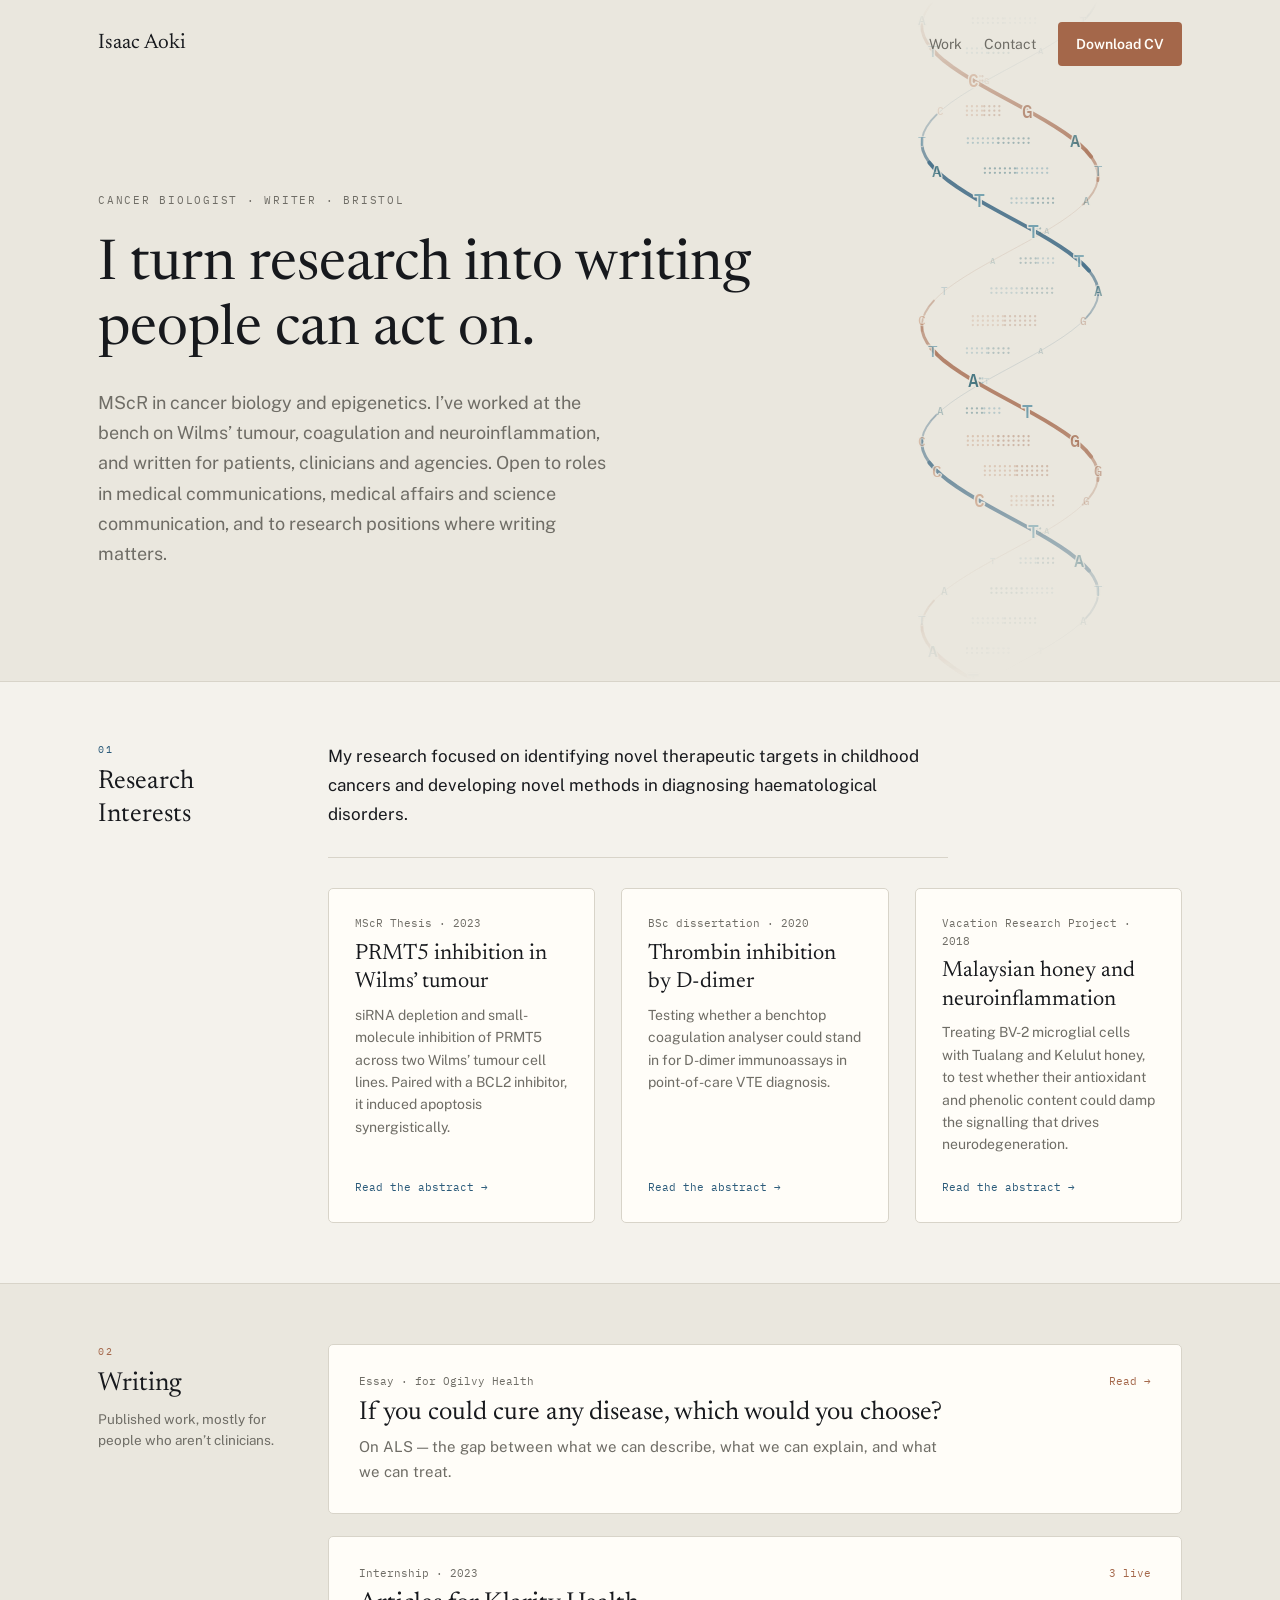
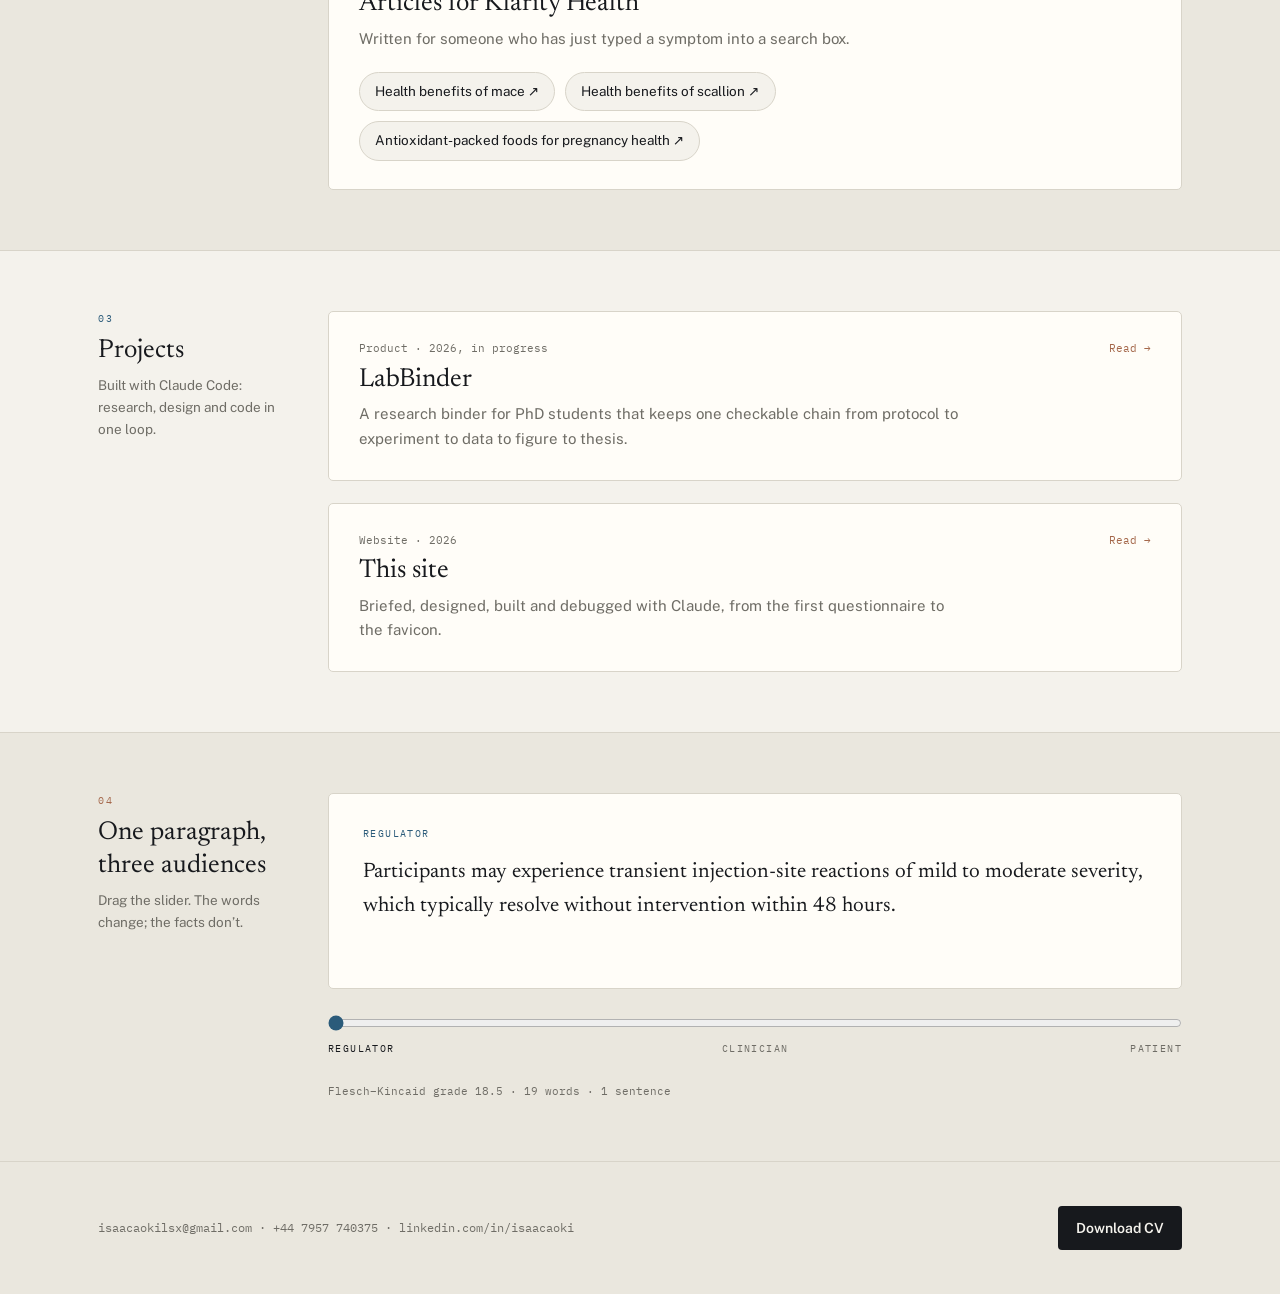
<file: index.html>
<!DOCTYPE html>
<html lang="en">
<head>
<meta charset="utf-8">
<meta name="viewport" content="width=device-width, initial-scale=1">
<title>Isaac Aoki — Cancer biologist and writer</title>
<meta name="description" content="Cancer biologist and writer in Bristol. MScR in cancer biology and epigenetics; writing for patients, clinicians and agencies.">
<meta property="og:title" content="Isaac Aoki — Cancer biologist and writer">
<meta property="og:description" content="MScR in cancer biology and epigenetics. Writing for patients, clinicians and agencies.">
<meta property="og:type" content="website">
<link rel="icon" href="/icons/mark.ico">
<link rel="icon" type="image/png" sizes="32x32" href="/icons/mark-32.png">
<link rel="icon" type="image/png" sizes="16x16" href="/icons/mark-16.png">
<link rel="apple-touch-icon" href="/icons/mark-180.png">
<link rel="preconnect" href="https://fonts.googleapis.com">
<link rel="preconnect" href="https://fonts.gstatic.com" crossorigin>
<link href="https://fonts.googleapis.com/css2?family=Newsreader:opsz,wght@6..72,300;6..72,400;6..72,500&family=Public+Sans:wght@300;400;500;600&family=IBM+Plex+Mono:wght@400;500&display=swap" rel="stylesheet">
<link rel="stylesheet" href="styles.css">
</head>
<body>

<a class="skip-link" href="#main">Skip to content</a>

<div class="hero">
  <!-- The helix. Decorative; strands, base-pair rungs and lettered
       bases are all drawn by script.js on one rAF loop. -->
  <div class="helix-layer" aria-hidden="true">
    <svg class="helix" viewBox="0 0 300 760" preserveAspectRatio="xMidYMid slice"></svg>
  </div>

  <div class="wrap hero-wrap">
  <header class="topbar">
    <a class="wordmark" href="#">Isaac Aoki</a>
    <nav class="nav" aria-label="Primary">
      <a href="#work">Work</a>
      <a href="#contact">Contact</a>
      <a class="btn btn-accent" href="resume.pdf">Download CV</a>
    </nav>
  </header>

  <div class="hero-body">
    <p class="eyebrow">Cancer biologist · Writer · Bristol</p>
    <h1>I turn research into writing people can act on.</h1>
    <p class="lede">MScR in cancer biology and epigenetics. I&rsquo;ve worked at the bench on Wilms&rsquo; tumour, coagulation and neuroinflammation, and written for patients, clinicians and agencies. Open to roles in medical communications, medical affairs and science communication, and to research positions where writing matters.</p>
  </div>
  </div>
</div>

<main id="main">

  <section class="band" id="work">
  <div class="wrap">
    <div class="band-label">
      <p class="num num-a">01</p>
      <h2>Research Interests</h2>
    </div>
    <div class="band-body">
      <p class="band-intro">My research focused on identifying novel therapeutic targets in childhood cancers and developing novel methods in diagnosing haematological disorders.</p>
      <div class="cards">

        <button class="card card-a card-open" type="button" data-dialog="thesis">
          <span class="meta">MScR Thesis &middot; 2023</span>
          <span class="card-title">PRMT5 inhibition in Wilms&rsquo; tumour</span>
          <span class="card-desc">siRNA depletion and small-molecule inhibition of PRMT5 across two Wilms&rsquo; tumour cell lines. Paired with a BCL2 inhibitor, it induced apoptosis synergistically.</span>
          <span class="card-action">Read the abstract &rarr;</span>
        </button>

        <button class="card card-a card-open" type="button" data-dialog="dissertation">
          <span class="meta">BSc dissertation &middot; 2020</span>
          <span class="card-title">Thrombin inhibition by D-dimer</span>
          <span class="card-desc">Testing whether a benchtop coagulation analyser could stand in for D-dimer immunoassays in point-of-care VTE diagnosis.</span>
          <span class="card-action">Read the abstract &rarr;</span>
        </button>

        <button class="card card-a card-open" type="button" data-dialog="honey">
          <span class="meta">Vacation Research Project &middot; 2018</span>
          <span class="card-title">Malaysian honey and neuroinflammation</span>
          <span class="card-desc">Treating BV-2 microglial cells with Tualang and Kelulut honey, to test whether their antioxidant and phenolic content could damp the signalling that drives neurodegeneration.</span>
          <span class="card-action">Read the abstract &rarr;</span>
        </button>

      </div>
    </div>
  </div>
  </section>

  <section class="band band-alt">
  <div class="wrap">
    <div class="band-label">
      <p class="num num-b">02</p>
      <h2>Writing</h2>
      <p class="note">Published work, mostly for people who aren&rsquo;t clinicians.</p>
    </div>
    <div class="rows">
      <button class="row row-b row-open" type="button" data-dialog="als">
        <span class="row-body">
          <span class="meta">Essay &middot; for Ogilvy Health</span>
          <span class="row-title">If you could cure any disease, which would you choose?</span>
          <span class="row-desc">On ALS &mdash; the gap between what we can describe, what we can explain, and what we can treat.</span>
        </span>
        <span class="row-tag tag-b">Read &rarr;</span>
      </button>

      <div class="row row-static">
        <span class="row-body">
          <span class="meta">Internship &middot; 2023</span>
          <span class="row-title">Articles for Klarity Health</span>
          <span class="row-desc">Written for someone who has just typed a symptom into a search box.</span>
          <span class="pills">
            <a class="pill" href="https://my.klarity.health/health-benefits-of-mace/" target="_blank" rel="noopener">Health benefits of mace <span aria-hidden="true">&nearr;</span></a>
            <a class="pill" href="https://my.klarity.health/health-benefits-of-scallion/" target="_blank" rel="noopener">Health benefits of scallion <span aria-hidden="true">&nearr;</span></a>
            <a class="pill" href="https://my.klarity.health/antioxidant-packed-foods-for-pregnancy-health/" target="_blank" rel="noopener">Antioxidant-packed foods for pregnancy health <span aria-hidden="true">&nearr;</span></a>
          </span>
        </span>
        <span class="row-tag tag-b">3 live</span>
      </div>
    </div>
  </div>
  </section>

  <section class="band">
  <div class="wrap">
    <div class="band-label">
      <p class="num num-a">03</p>
      <h2>Projects</h2>
      <p class="note">Built with Claude Code: research, design and code in one loop.</p>
    </div>
    <div class="rows">
      <button class="row row-b row-open" type="button" data-dialog="labbinder">
        <span class="row-body">
          <span class="meta">Product &middot; 2026, in progress</span>
          <span class="row-title">LabBinder</span>
          <span class="row-desc">A research binder for PhD students that keeps one checkable chain from protocol to experiment to data to figure to thesis.</span>
        </span>
        <span class="row-tag tag-b">Read &rarr;</span>
      </button>

      <button class="row row-b row-open" type="button" data-dialog="site">
        <span class="row-body">
          <span class="meta">Website &middot; 2026</span>
          <span class="row-title">This site</span>
          <span class="row-desc">Briefed, designed, built and debugged with Claude, from the first questionnaire to the favicon.</span>
        </span>
        <span class="row-tag tag-b">Read &rarr;</span>
      </button>
    </div>
  </div>
  </section>

  <section class="band band-alt">
  <div class="wrap">
    <div class="band-label">
      <p class="num num-b">04</p>
      <h2>One paragraph, three audiences</h2>
      <p class="note">Drag the slider. The words change; the facts don&rsquo;t.</p>
    </div>

    <!-- The three versions. Edit the text here; the slider, the labels
         and the readability score all follow from whatever you write.
         Add a fourth <p data-level="..."> and it gains a fourth stop. -->
    <div class="levels">
      <div class="level-source" hidden>
        <p data-level="Regulator">Participants may experience transient injection-site reactions of mild to moderate severity, which typically resolve without intervention within 48 hours.</p>
        <p data-level="Clinician">Injection-site reactions are common, typically mild to moderate in severity, and self-limiting within 48 hours. Intervention is not indicated unless symptoms persist or worsen.</p>
        <p data-level="Patient">Your arm may be sore or red where you had the injection. It usually settles on its own within two days.</p>
      </div>

      <div class="level-panel">
        <p class="level-name" aria-hidden="true"></p>
        <p class="level-text" aria-live="polite"></p>
      </div>

      <div class="level-control">
        <input class="level-slider" type="range" min="0" max="2" step="1" value="0" aria-label="Who the paragraph is written for">
        <div class="level-stops" aria-hidden="true"></div>
      </div>

      <p class="level-stats" aria-hidden="true"></p>
    </div>
  </div>
  </section>

</main>

<footer id="contact">
  <div class="wrap">
  <p class="contact-line">
    <a href="mailto:isaacaokilsx@gmail.com">isaacaokilsx@gmail.com</a> ·
    <a href="tel:+447957740375">+44 7957 740375</a> ·
    <a href="https://www.linkedin.com/in/isaacaoki/">linkedin.com/in/isaacaoki</a>
  </p>
  <a class="btn btn-ink" href="resume.pdf">Download CV</a>
  </div>
</footer>

<!-- Thesis abstract. Opens from the MScR card in Research. -->
<dialog class="modal" id="thesis" aria-labelledby="thesis-title">

  <header class="modal-head">
    <div class="modal-head-text">
      <p class="meta">MScR Thesis &middot; 2023 &middot; University of Bristol</p>
      <h2 class="modal-title" id="thesis-title">PRMT5 inhibition in Wilms&rsquo; tumour</h2>
    </div>
    <button class="modal-close" type="button" aria-label="Close" data-close>
      <svg viewBox="0 0 16 16" aria-hidden="true"><path d="M3 3l10 10M13 3L3 13"/></svg>
    </button>
  </header>

  <div class="modal-body">
    <p>Wilms&rsquo; Tumour is the most common paediatric renal malignancy that accounts for 85% of all paediatric renal tumours. MYCN has been documented to be overexpressed in Wilms&rsquo; Tumour and mutations such as copy number gain are associated with a high relapse rate in high-risk blastemal Wilms&rsquo; Tumour. However, due to MYCN&rsquo;s undruggable structure and its complex protein-protein dynamics, attempts to target MYCN have been a challenge. Here, both depletion via small interfering RNA and inhibition via small molecule inhibitor of protein arginine methyltransferase 5 (PRMT5) led to impaired growth and increased apoptosis in Wilms&rsquo; Tumour cell lines, WiT49 and 17.94. Inhibition of PRMT5 activity using GSK591 has also resulted in decreased MYCN protein and transcript levels. Additionally, PRMT5 inhibition has also led to a reduction in MYCN targets such as EZH2 at the protein and RNA levels in both WiT49 and 17.94 cells. These results suggest that PRMT5 may be able to modulate the expression of both MYCN and MYCN targets, indicating that a PRMT5/MYCN/EZH2 oncogenic axis might contribute to Wilms&rsquo; Tumour.</p>
    <p>Furthermore, quantitative gene transcription analysis and immunoblotting of the WiT49 cell line suggested that inhibition of PRMT5 using GSK591 has also led to the re-expression of anti-apoptotic protein BCL2. This was not observed with the 17.94 cell line, suggesting that GSK591 may have variable effects depending on the cell lines used. Interestingly, a combination treatment targeting both PRMT5 and BCL2 have worked synergistically to induce apoptosis in both Wilms&rsquo; Tumour cell lines. This finding is promising as it may serve as a novel approach in treating Wilms&rsquo; Tumour that is heterogeneous in nature.</p>
    <p>Together, this study has shown that PRMT5 may be a therapeutic target in Wilms&rsquo; Tumour and a combination treatment targeting both PRMT5 and BCL2 protein using small molecule inhibitors could represent a promising treatment method for Wilms&rsquo; Tumour.</p>
  </div>

  <footer class="modal-foot">
    The full thesis isn&rsquo;t published here. Email me at
    <a href="mailto:isaacaokilsx@gmail.com?subject=MScR%20thesis">isaacaokilsx@gmail.com</a>
    and I&rsquo;ll send you a copy.
  </footer>

</dialog>

<!-- BSc dissertation abstract. Opens from the second Research card. -->
<dialog class="modal" id="dissertation" aria-labelledby="dissertation-title">

  <header class="modal-head">
    <div class="modal-head-text">
      <p class="meta">BSc dissertation &middot; 2020 &middot; University of the West of England</p>
      <h2 class="modal-title" id="dissertation-title">Investigation of thrombin inhibition using D-dimer</h2>
    </div>
    <button class="modal-close" type="button" aria-label="Close" data-close>
      <svg viewBox="0 0 16 16" aria-hidden="true"><path d="M3 3l10 10M13 3L3 13"/></svg>
    </button>
  </header>

  <div class="modal-body">
    <p>D-dimer is a soluble protein fragment that results from the degradation of a fibrin clot through an enzymatic process called fibrinolysis. Various research papers have proved the characterisation of D-dimer as an essential biomarker in detecting the presence of fibrinolysis and intravascular coagulation. Subsequently, D-dimer has been a target for extensive research in being used as an indicative measure for diagnosing patients with venous thromboembolic (VTE) diseases and has been used clinically through an immuno-based D-dimer assay. However, measuring D-dimer levels using immunoassays are costly and demands professional training for usage. Thus, the Yumizen G200 was tested for its potential to serve as an alternative for diagnosing VTE diseases.</p>
    <p>Thrombin time measurements were made using the Yumizen G200 with the TT assay kit. Thrombin concentrations (3.33&ndash;16.65 NIH/mL) and calculated fibrinogen concentrations (190.67&ndash;76.27 &micro;g/mL) were evaluated and optimised to analyse their effect on TT assay. Volume of D-dimer was determined and assayed with 3.33 NIH/mL of thrombin and 76.27 &micro;g/mL of calculated fibrinogen concentration to analyse the presence of inhibitory effects of D-dimer against thrombin.</p>
    <p>Active thrombin activity is inhibited by D-dimer in the presence of fibrinogen. Clauss Fibrinogen assay displayed the threshold limit of the Yumizen G200 at 50% plasma fibrinogen dilution. TT test confirmed the lowest concentration of thrombin (3.33 NIH/mL) was able to generate a reading and can be used for D-dimer testing. Optimisation of TT assay identified the threshold limit (3.33 NIH/mL of thrombin and 76.27 &micro;g/mL of calculated fibrinogen concentration) to further test for D-dimer inhibition.</p>
    <p>The Yumizen G200 was able to detect the elevation of D-dimer levels, indicating its potentiality in being used as an alternative to immunoassays in point-of-care testing for VTE derived conditions in areas without equipped laboratories and trained personnel.</p>
  </div>

  <footer class="modal-foot">
    The full dissertation isn&rsquo;t published here. Email me at
    <a href="mailto:isaacaokilsx@gmail.com?subject=BSc%20dissertation">isaacaokilsx@gmail.com</a>
    and I&rsquo;ll send you a copy.
  </footer>

</dialog>

<!-- Ogilvy Health writing task. Opens from the first Writing row. -->
<dialog class="modal" id="als" aria-labelledby="als-title">

  <header class="modal-head">
    <div class="modal-head-text">
      <p class="meta">Essay &middot; for Ogilvy Health</p>
      <h2 class="modal-title" id="als-title">If you could cure any disease, which disease would you choose, and why?</h2>
    </div>
    <button class="modal-close" type="button" aria-label="Close" data-close>
      <svg viewBox="0 0 16 16" aria-hidden="true"><path d="M3 3l10 10M13 3L3 13"/></svg>
    </button>
  </header>

  <div class="modal-body">
    <p>You&rsquo;re walking home from the grocery store. Same route, same playlist in your ear. Then your foot catches on a pavement you&rsquo;ve walked a thousand times and you&rsquo;re on the ground. You pick yourself up and keep walking. In the shower that night, a bruise blooms across the right side of your face. Your hands are fine. You brush it off. The next morning, you reach for the salt and your fingers close on nothing. You try again. This time you grip it. Without deciding to, you let go. The container hits the floor. You go on with your day.</p>

    <p>Over the next few weeks, the incidents become harder to ignore. Mugs slip from your hands. You stumble more often. You begin to feel unfamiliar in your own body. One Sunday evening, you count: six broken mugs and three falls in a week. You decide to write it all down. By the time you finish, you notice your handwriting has changed, the letters slant and no longer sit on the lines. You flip back through older shopping lists. The difference is unmistakable.</p>

    <p>What follows is months of appointments. A neurologist examines you limb by limb. Then an MRI. Then an EMG. Then more. Each test comes back telling you what it isn&rsquo;t, never what it is. Eventually, you sit in a neurologist&rsquo;s office. Amyotrophic lateral sclerosis. ALS. It is a disease of the motor neurons, the nerve cells that carry signals from brain to muscle. The disease is progressive. Over time, you will lose control of your body. Your memory, your awareness, your sense of who you are will remain fully intact throughout. The doctor says these things kindly. They are the careful clinical words for what, in simpler terms, has only one meaning: you will be present for every step of your decline.</p>

    <p>I do not have ALS, and I have never lost someone close to me to it. What draws me to this disease is the gap between what we can describe, what we can explain, and what we can treat. We have studied ALS for over a century, raised hundreds of millions of dollars to fight, and still cannot diagnose it early or meaningfully treat it. In the UK alone, around 5,000 people are living with ALS, with 1,700 newly diagnosed each year.<sup>1</sup> Recent modelling from King&rsquo;s College London projects that figure will rise to more than 2,600 by 2116, not because ALS is becoming more common, but because we are growing older.<sup>1</sup></p>

    <p>Part of what makes ALS so hard to catch is the variability of the disease. Symptoms can begin anywhere in the body. In about 70% of cases, the first signs appear in the limb muscles: a hand that begins dropping objects, or a foot that trips a little too often. The remaining 25&ndash;30% present with a bulbar onset: a word that comes out slurred at dinner, choking at meals, a voice that has begun to sound hoarse without explanation.<sup>2,3</sup> In some patients, ALS reaches beyond motor function into behavioural changes, language problems, and impairment in executive function.<sup>4</sup> Around 15% of cases, these manifestations are severe enough to meet the clinical criteria for frontotemporal dementia (FTD).<sup>4</sup></p>

    <p>ALS and FTD share a common driver, the C9orf72 repeat expansion, and the same TDP-43 protein aggregates in many cases.<sup>2,4</sup> In most patients, the downstream cascade plays out. Whether triggered by a known genetic mutation or an unknown sporadic cause, the protein TDP-43 mislocalises and aggregates inside motor neurons. This disrupts glutamate regulation, causing the neurotransmitter to accumulate at the synapse to toxic levels, driving excitotoxic motor neuron death.<sup>2</sup> The dropping, the falling, the slanting letters follow.</p>

    <p>This discovery underpins the worldwide approval for Riluzole, a first-line disease modifying therapy that blocks glutamatergic transmission.<sup>5</sup> In randomised trials, Riluzole extends survival by 2&ndash;6 months; however, real-world data suggest the benefit may be greater.<sup>2,5,6</sup> Other approved treatments include Edaravone, which may slow functional decline in a selected subgroup of patients, and Tofersen, the first gene-directed therapy that targets SOD1 protein production but is indicated only for patients carrying a SOD1 mutation.<sup>2,7</sup></p>

    <p>Curing ALS would mean more than extending survival; it would restore life, and the freedom to live without fearing what comes next. A disease this heterogeneous cannot be solved without unlocking how the brain truly works. Solving ALS would be proof that we can intervene in neurological disease, laying the foundation for tackling diseases like FTD, Parkinson&rsquo;s, and Alzheimer&rsquo;s.</p>

    <h3 class="modal-subhead">References</h3>
    <ol class="modal-refs">
      <li><a href="https://pmc.ncbi.nlm.nih.gov/articles/PMC6567553/" target="_blank" rel="noopener">Epidemiology of amyotrophic lateral sclerosis. <em>PMC6567553</em></a></li>
      <li><a href="https://onlinelibrary.wiley.com/doi/10.1111/ene.14393" target="_blank" rel="noopener">European Journal of Neurology, <em>10.1111/ene.14393</em></a></li>
      <li><a href="https://www.als.net/news/what-is-bulbar-onset-als/" target="_blank" rel="noopener">What is bulbar-onset ALS? <em>ALS.net</em></a></li>
      <li><a href="https://www.tandfonline.com/doi/10.1080/21678421.2023.2270705" target="_blank" rel="noopener">Amyotrophic Lateral Sclerosis and Frontotemporal Degeneration, <em>2023.2270705</em></a></li>
      <li><a href="https://www.tandfonline.com/doi/full/10.1080/21678421.2024.2375330" target="_blank" rel="noopener">Amyotrophic Lateral Sclerosis and Frontotemporal Degeneration, <em>2024.2375330</em></a></li>
      <li><a href="https://www.tandfonline.com/doi/10.2217/nmt-2020-0033" target="_blank" rel="noopener">Neurodegenerative Disease Management, <em>nmt-2020-0033</em></a></li>
      <li><a href="https://www.tandfonline.com/doi/full/10.1080/17582024.2024.2402216" target="_blank" rel="noopener">Neurodegenerative Disease Management, <em>2024.2402216</em></a></li>
    </ol>
  </div>

  <footer class="modal-foot">
    Written as a task for Ogilvy Health. Want something like this?
    <a href="mailto:isaacaokilsx@gmail.com?subject=Commission">isaacaokilsx@gmail.com</a>
  </footer>

</dialog>

<!-- Vacation research project. Opens from the third Research card. -->
<dialog class="modal" id="honey" aria-labelledby="honey-title">

  <header class="modal-head">
    <div class="modal-head-text">
      <p class="meta">Vacation Research Project &middot; 2018</p>
      <h2 class="modal-title" id="honey-title">Regulating microglial neuroinflammation with Malaysian Tualang and Kelulut honey</h2>
    </div>
    <button class="modal-close" type="button" aria-label="Close" data-close>
      <svg viewBox="0 0 16 16" aria-hidden="true"><path d="M3 3l10 10M13 3L3 13"/></svg>
    </button>
  </header>

  <div class="modal-body">
    <p>One of the main factors that causes progressive Parkinson&rsquo;s and Alzheimer&rsquo;s disease is chronic neuroinflammation. Excessive activation of microglial cells has been observed to drive chronic neuroinflammation, accelerating disease progression through the over-production of proinflammatory chemokines and cytokines. Hence, regulation of such proinflammatory agents could serve as a potential remedial mechanism for such neurodegenerative disorders. By culturing and treating BV-2 microglial cells with Malaysian Tualang and Kelulut honey, this project set out to assess whether regulation of proinflammatory markers could be achieved due to their high antioxidant levels and phenolic content.</p>
  </div>

  <footer class="modal-foot">
    Happy to talk about this one in more detail &mdash;
    <a href="mailto:isaacaokilsx@gmail.com?subject=Vacation%20research%20project">isaacaokilsx@gmail.com</a>
  </footer>

</dialog>

<!-- LabBinder. Opens from the first Projects row. -->
<dialog class="modal" id="labbinder" aria-labelledby="labbinder-title">

  <header class="modal-head">
    <div class="modal-head-text">
      <p class="meta">Product &middot; 2026, in progress</p>
      <h2 class="modal-title" id="labbinder-title">LabBinder</h2>
    </div>
    <button class="modal-close" type="button" aria-label="Close" data-close>
      <svg viewBox="0 0 16 16" aria-hidden="true"><path d="M3 3l10 10M13 3L3 13"/></svg>
    </button>
  </header>

  <div class="modal-body">
    <p>Research tools each hold one part of the work and lose the joins. The protocol lives in one place, the day you ran it in another, the data somewhere else, and the figure in a folder you will not remember in eighteen months. LabBinder is the connective layer: every object carries a stable ID, so the protocol you followed, and which version, links to the day you ran it, the decision you made and what you predicted, the exact data bytes, the code that drew the figure, and the figure in your thesis draft. It records; it does not compute.</p>
    <p>It runs entirely in the browser. A lab journal with signed entries, so a later edit is evident rather than silent. A writing surface with equations, figures and export to Word and LaTeX. A Python workbench where each run is frozen with its data beside the figure it produced. A bibliography resolved live from CrossRef, OpenAlex and Europe PMC and formatted by a real citation engine.</p>
    <p>I built it with Claude Code over four months, from a blank folder. I own the product: the users, the problem, every design decision and every reversal. Claude writes the code, and I review it on screen and send it back when it is wrong. The project runs like a small team. A written handover carries context between sessions, a Trello board tracks each change, and a market analysis I researched with Claude sets the direction. As of this writing the repository holds more than six hundred commits and two thousand automated tests, with end-to-end tests in two browser engines.</p>
    <p>The code is private while it is pre-release. Happy to demo it.</p>
  </div>

  <footer class="modal-foot">
    Happy to walk through it &mdash;
    <a href="mailto:isaacaokilsx@gmail.com?subject=LabBinder">isaacaokilsx@gmail.com</a>
  </footer>

</dialog>

<!-- This website. Opens from the second Projects row. -->
<dialog class="modal" id="site" aria-labelledby="site-title">

  <header class="modal-head">
    <div class="modal-head-text">
      <p class="meta">Website &middot; 2026</p>
      <h2 class="modal-title" id="site-title">This site</h2>
    </div>
    <button class="modal-close" type="button" aria-label="Close" data-close>
      <svg viewBox="0 0 16 16" aria-hidden="true"><path d="M3 3l10 10M13 3L3 13"/></svg>
    </button>
  </header>

  <div class="modal-body">
    <p>The page you are reading was made with Claude end to end. I wrote the brief, answered Claude Design&rsquo;s questionnaire, and picked one direction from the set it produced. Claude Code then implemented that artboard as plain HTML, CSS and JavaScript, with no framework and no build step, and deployed it through GitHub Pages.</p>
    <p>The interesting parts were the ones that needed judgement rather than typing. The helix in the hero draws a real sequence, A opposite T and G opposite C, with depth so it reads as a solid turning rather than lines sliding. The favicon took three attempts before it appeared in Safari, because WebKit will not decode PNG-compressed icon entries and Safari caches a missing icon against its URL. The reading-level slider below computes its Flesch&ndash;Kincaid grade live, so the number can never disagree with the words.</p>
    <p>Everything is in the open: <a href="https://github.com/IsaacAoki/isaacaoki.github.io" target="_blank" rel="noopener">github.com/IsaacAoki/isaacaoki.github.io</a>. The README explains how each part works, including the parts that went wrong.</p>
  </div>

  <footer class="modal-foot">
    Questions about the process &mdash;
    <a href="mailto:isaacaokilsx@gmail.com?subject=Your%20website">isaacaokilsx@gmail.com</a>
  </footer>

</dialog>

<script src="script.js"></script>
</body>
</html>
</file>
<file: styles.css>
/* ============================================================
   Isaac Aoki — medical writer
   Design: "4A · The page, with the lettered helix"
   ============================================================ */

:root{
  --paper:#f4f2ec; --paper2:#eae7de; --sheet:#fffdf8;
  --ink:#17191d; --muted:#6f6d66; --line:#d8d4c9;
  --a:#2b5b7a; --b:#a4674a; --a-soft:#e2ebf1;
  /* base letters: A, T, G, C */
  --n-a:#24606f; --n-t:#5d93a6; --n-g:#9c5f42; --n-c:#c08a6a;

  --serif:'Newsreader',Georgia,'Times New Roman',serif;
  --sans:'Public Sans',system-ui,-apple-system,'Segoe UI',sans-serif;
  --mono:'IBM Plex Mono',ui-monospace,'SF Mono',Menlo,monospace;

  --pad:48px;
  --max:1180px;
}

@media (prefers-color-scheme: dark){
  :root{
    --paper:#121316; --paper2:#191b1f; --sheet:#1c1e23;
    --ink:#eceae3; --muted:#9a978e; --line:#31343a;
    --a:#8fb9d3; --b:#d59c7c; --a-soft:#1e2a33;
    --n-a:#7fc0cf; --n-t:#a8cddb; --n-g:#d99a76; --n-c:#eabb9c;
  }
}

*,*::before,*::after{box-sizing:border-box;}

html{scroll-behavior:smooth;}

body{
  margin:0;
  background:var(--paper);
  color:var(--ink);
  font-family:var(--sans);
  font-size:16px;
  line-height:1.6;
  -webkit-font-smoothing:antialiased;
}

a{color:var(--a);text-decoration:none;}
a:hover{color:var(--b);text-decoration:underline;text-underline-offset:3px;}

:focus-visible{outline:2px solid var(--b);outline-offset:3px;}

.skip-link{
  position:absolute;left:-9999px;top:0;z-index:20;
  background:var(--ink);color:var(--paper);
  padding:12px 18px;border-radius:0 0 4px 0;
}
.skip-link:focus{left:0;}

/* Every section is full-bleed; .wrap is the centred 1180px column
   the artboard is drawn at. */
.wrap{
  max-width:var(--max);
  margin:0 auto;
  padding:0 var(--pad);
}

/* ---------- hero ---------------------------------------------------- */

.hero{
  position:relative;
  overflow:hidden;
  background:var(--paper2);
  border-bottom:1px solid var(--line);
}

.helix-layer{
  position:absolute;
  top:0;bottom:0;
  right:max(70px, calc(50% - var(--max) / 2 + 70px));
  width:300px;
  opacity:.85;
  pointer-events:none;
  -webkit-mask-image:linear-gradient(to bottom,transparent,#000 22%,#000 62%,transparent);
          mask-image:linear-gradient(to bottom,transparent,#000 22%,#000 62%,transparent);
}
.helix{position:absolute;inset:0;width:100%;height:100%;}

.hero-wrap{position:relative;}

.topbar{
  display:flex;
  justify-content:space-between;
  align-items:center;
  gap:24px;
  padding:22px 0;
}

.wordmark{
  font-family:var(--serif);
  font-size:21px;
  color:var(--ink);
}
.wordmark:hover{color:var(--ink);text-decoration:none;}

.nav{display:flex;align-items:center;gap:22px;}
.nav a:not(.btn){font-size:14px;color:var(--muted);}

.btn{
  font-size:14px;
  font-weight:600;
  padding:11px 18px;
  border-radius:4px;
  white-space:nowrap;
}
.btn:hover{text-decoration:none;}
.btn-accent{background:var(--b);color:var(--sheet);}
.btn-accent:hover{background:var(--ink);color:var(--paper);}
.btn-ink{background:var(--ink);color:var(--paper);}
.btn-ink:hover{background:var(--b);color:var(--sheet);}

.hero-body{
  padding:104px 0 112px;
  max-width:660px;
  display:flex;
  flex-direction:column;
  gap:24px;
}

.eyebrow{
  margin:0;
  font-family:var(--mono);
  font-size:11px;
  letter-spacing:.16em;
  text-transform:uppercase;
  color:var(--muted);
}

h1{
  margin:0;
  font-family:var(--serif);
  font-size:56px;
  line-height:1.16;
  font-weight:400;
}

.lede{
  margin:0;
  font-size:18px;
  line-height:1.68;
  color:var(--muted);
  max-width:520px;
}

/* ---------- bands --------------------------------------------------- */

.band{
  padding:60px 0;
  border-bottom:1px solid var(--line);
}
.band .wrap{
  display:grid;
  grid-template-columns:190px 1fr;
  gap:40px;
  align-items:start;
}
.band-alt{background:var(--paper2);}
.band:last-of-type{border-bottom:0;}

.num{
  margin:0;
  font-family:var(--mono);
  font-size:10px;
  letter-spacing:.16em;
  text-transform:uppercase;
}
.num-a{color:var(--a);}
.num-b{color:var(--b);}

.band-label h2{
  margin:8px 0 0;
  font-family:var(--serif);
  font-size:26px;
  font-weight:400;
  line-height:1.25;
}
.note{
  margin:8px 0 0;
  font-size:13.5px;
  line-height:1.6;
  color:var(--muted);
}

/* research: an intro paragraph over the cards, so the 190px rail
   carries only the number and the heading */

.band-body{display:flex;flex-direction:column;gap:30px;}

.band-intro{
  margin:0;
  padding-bottom:28px;
  border-bottom:1px solid var(--line);
  font-size:17px;
  line-height:1.7;
  color:var(--ink);
  max-width:62ch;
}

/* research cards */

.cards{display:grid;grid-template-columns:repeat(3, 1fr);gap:26px;align-items:stretch;}

.card{
  display:flex;
  flex-direction:column;
  gap:7px;
  background:var(--sheet);
  border:1px solid var(--line);
  border-radius:5px;
  padding:26px;
  color:var(--ink);
  transition:border-color .18s ease;
}
.card:hover{color:var(--ink);text-decoration:none;}
.card-a:hover{border-color:var(--a);}

/* the one card that opens something */
.card-open{
  font:inherit;
  text-align:left;
  width:100%;
  cursor:pointer;
  appearance:none;
}
.card-action{
  margin-top:auto;
  padding-top:16px;
  font-family:var(--mono);
  font-size:11px;
  color:var(--a);
  transition:transform .18s ease;
}
.card-open:hover .card-action,
.card-open:focus-visible .card-action{transform:translateX(3px);}

.meta{font-family:var(--mono);font-size:11px;color:var(--muted);}
.card-title{font-family:var(--serif);font-size:22px;line-height:1.3;}
.card-desc{font-size:14px;line-height:1.6;color:var(--muted);}

/* writing rows */

.rows{display:flex;flex-direction:column;gap:22px;}

.row{
  display:flex;
  justify-content:space-between;
  align-items:baseline;
  gap:30px;
  background:var(--sheet);
  border:1px solid var(--line);
  border-radius:5px;
  padding:28px 30px;
  color:var(--ink);
  transition:border-color .18s ease;
}
.row:hover{color:var(--ink);text-decoration:none;}
.row-b:hover{border-color:var(--b);}

/* the row that opens a piece of writing */
.row-open{
  font:inherit;
  text-align:left;
  width:100%;
  cursor:pointer;
  appearance:none;
}
.row-open .row-tag{transition:transform .18s ease;}
.row-open:hover .row-tag,
.row-open:focus-visible .row-tag{transform:translateX(3px);}

.row-static{cursor:default;}
.row-body{display:flex;flex-direction:column;gap:6px;max-width:600px;}

/* the live bylines, sitting under the row that frames them */
.pills{display:flex;flex-wrap:wrap;gap:10px;margin-top:14px;}
.pill{
  font-size:13.5px;
  color:var(--ink);
  background:var(--paper);
  border:1px solid var(--line);
  padding:8px 15px;
  border-radius:999px;
  transition:border-color .18s ease, color .18s ease;
}
.pill:hover{color:var(--b);border-color:var(--b);text-decoration:none;}
.row-title{font-family:var(--serif);font-size:26px;line-height:1.25;}
.row-desc{font-size:15px;line-height:1.65;color:var(--muted);}
.row-tag{font-family:var(--mono);font-size:11px;color:var(--muted);white-space:nowrap;}
.tag-b{color:var(--b);}

/* reading-level slider */

.levels{display:flex;flex-direction:column;gap:26px;}

.level-panel{
  background:var(--sheet);
  border:1px solid var(--line);
  border-radius:5px;
  padding:32px 34px;
  min-height:196px;
  display:flex;
  flex-direction:column;
  gap:14px;
}

.level-name{
  margin:0;
  font-family:var(--mono);
  font-size:10px;
  letter-spacing:.14em;
  text-transform:uppercase;
  color:var(--a);
}

.level-text{
  margin:0;
  font-family:var(--serif);
  font-size:21px;
  line-height:1.62;
  color:var(--ink);
  text-wrap:pretty;
}

/* each word fades up in turn, so the rewrite reads as a rewrite
   rather than a swap. Killed by the reduced-motion rule below. */
.level-text .w{display:inline-block;animation:wordIn .34s both cubic-bezier(.2,.7,.3,1);}
@keyframes wordIn{from{opacity:0;transform:translateY(7px);}to{opacity:1;transform:none;}}

.level-control{display:flex;flex-direction:column;gap:10px;}

.level-slider{
  width:100%;
  margin:0;
  accent-color:var(--a);
  cursor:pointer;
}

.level-stops{
  display:flex;
  justify-content:space-between;
  font-family:var(--mono);
  font-size:10px;
  letter-spacing:.14em;
  text-transform:uppercase;
  color:var(--muted);
}
.level-stops span{flex:1;text-align:center;transition:color .18s ease;}
.level-stops span:first-child{text-align:left;}
.level-stops span:last-child{text-align:right;}
.level-stops span.on{color:var(--ink);}

.level-stats{
  margin:0;
  font-family:var(--mono);
  font-size:11px;
  color:var(--muted);
}

/* ---------- thesis abstract dialog ---------------------------------- */

.modal{
  display:none;
  width:min(720px, calc(100vw - 32px));
  max-height:min(84vh, 820px);
  padding:0;
  border:1px solid var(--line);
  border-radius:20px;
  background:var(--sheet);
  color:var(--ink);
  overflow:hidden;
  box-shadow:0 40px 90px rgba(0,0,0,.30), 0 4px 14px rgba(0,0,0,.10);

  /* entry and exit. The overshoot is in the transform curve only -
     opacity stays on a plain ease so it doesn't flicker. */
  opacity:0;
  transform:translateY(22px) scale(.94);
  transition:
    opacity .26s ease,
    transform .46s cubic-bezier(.34,1.42,.5,1),
    display .46s allow-discrete,
    overlay .46s allow-discrete;
}
.modal[open]{
  display:flex;
  flex-direction:column;
  opacity:1;
  transform:translateY(0) scale(1);
}
@starting-style{
  .modal[open]{opacity:0;transform:translateY(22px) scale(.94);}
}

.modal::backdrop{
  background:rgba(16,18,22,0);
  transition:
    background .34s ease,
    display .34s allow-discrete,
    overlay .34s allow-discrete;
}
.modal[open]::backdrop{background:rgba(16,18,22,.55);}
@starting-style{
  .modal[open]::backdrop{background:rgba(16,18,22,0);}
}

/* the page shouldn't scroll behind an open dialog */
html:has(dialog[open]){overflow:hidden;}

.modal-head{
  flex:0 0 auto;
  display:flex;
  align-items:flex-start;
  justify-content:space-between;
  gap:24px;
  padding:36px 44px 26px;
  border-bottom:1px solid var(--line);
}
.modal-head-text{display:flex;flex-direction:column;gap:10px;}

.modal-title{
  margin:0;
  font-family:var(--serif);
  font-size:31px;
  font-weight:400;
  line-height:1.22;
}

.modal-close{
  flex:0 0 auto;
  width:38px;height:38px;
  margin:-4px -8px 0 0;
  display:grid;place-items:center;
  color:var(--muted);
  background:none;
  border:1px solid transparent;
  border-radius:50%;
  cursor:pointer;
  transition:color .18s ease, background .18s ease, border-color .18s ease;
}
.modal-close svg{width:15px;height:15px;stroke:currentColor;stroke-width:1.6;stroke-linecap:round;fill:none;}
.modal-close:hover{color:var(--ink);background:var(--paper2);border-color:var(--line);}

.modal-body{
  flex:1 1 auto;
  overflow-y:auto;
  padding:30px 44px 34px;
  overscroll-behavior:contain;
}
.modal-body p{
  margin:0 0 20px;
  font-size:16.5px;
  line-height:1.82;
  color:var(--ink);
  text-wrap:pretty;
}
.modal-body p:last-child{margin-bottom:0;}

.modal-body sup{
  font-family:var(--mono);
  font-size:10px;
  color:var(--a);
  vertical-align:super;
  line-height:0;
  margin-left:1px;
}

.modal-subhead{
  margin:34px 0 14px;
  padding-top:26px;
  border-top:1px solid var(--line);
  font-family:var(--mono);
  font-size:10px;
  font-weight:500;
  letter-spacing:.16em;
  text-transform:uppercase;
  color:var(--muted);
}

.modal-refs{
  margin:0;
  padding-left:20px;
  display:flex;
  flex-direction:column;
  gap:9px;
  font-size:13.5px;
  line-height:1.55;
  color:var(--muted);
}
.modal-refs::marker{color:var(--muted);}
.modal-refs li{padding-left:4px;}
.modal-refs a{color:var(--muted);}
.modal-refs a:hover{color:var(--b);}
.modal-refs em{font-family:var(--mono);font-style:normal;font-size:12px;}

.modal-foot{
  flex:0 0 auto;
  margin:0;
  padding:22px 44px 26px;
  border-top:1px solid var(--line);
  background:var(--paper2);
  font-size:14.5px;
  line-height:1.7;
  color:var(--muted);
}

/* ---------- footer -------------------------------------------------- */

footer{
  padding:44px 0;
  border-top:1px solid var(--line);
  background:var(--paper2);
}
footer .wrap{
  display:flex;
  justify-content:space-between;
  align-items:center;
  gap:30px;
  flex-wrap:wrap;
}

.contact-line{
  margin:0;
  font-family:var(--mono);
  font-size:12px;
  line-height:2;
  color:var(--muted);
}
.contact-line a{color:var(--muted);}
.contact-line a:hover{color:var(--b);}

/* ---------- narrow -------------------------------------------------- */

/* three cards across need more room than the 190px rail leaves,
   so this band goes single-column earlier than the page does */
@media (max-width: 1100px){
  .band .wrap{grid-template-columns:1fr;gap:30px;}
}

@media (max-width: 900px){
  :root{--pad:28px;}

  .helix-layer{
    right:-56px !important;
    width:240px;
    opacity:.4;
  }

  .hero-body{padding:72px 0 84px;max-width:none;}
  h1{font-size:clamp(32px,5.4vw,48px);}

  .band{padding:48px 0;}
  .band .wrap{grid-template-columns:1fr;gap:28px;}
  .band-body{gap:24px;}
  .band-intro{font-size:16px;padding-bottom:22px;}
  .modal{border-radius:16px;}
  .modal-head{padding:26px 24px 20px;}
  .modal-title{font-size:24px;}
  .modal-body{padding:22px 24px 26px;}
  .modal-body p{font-size:16px;line-height:1.75;}
  .modal-foot{padding:18px 24px 22px;}
  .cards{grid-template-columns:1fr;gap:18px;}
  .level-panel{padding:24px 22px;min-height:0;}
  .level-text{font-size:19px;}

  .row{flex-direction:column;align-items:flex-start;gap:12px;}

  .topbar{flex-wrap:wrap;gap:14px;}
  .nav{gap:16px;}
}

@media (max-width: 520px){
  /* no room beside the headline at this width — the helix becomes an
     edge sliver rather than something the text has to sit on top of */
  .helix-layer{right:-92px !important;width:220px;opacity:.24;}
  .lede{font-size:17px;}
  .row-title{font-size:22px;}
}

@media (prefers-reduced-motion: reduce){
  html{scroll-behavior:auto;}
  *{transition:none !important;animation:none !important;}
}
</file>
